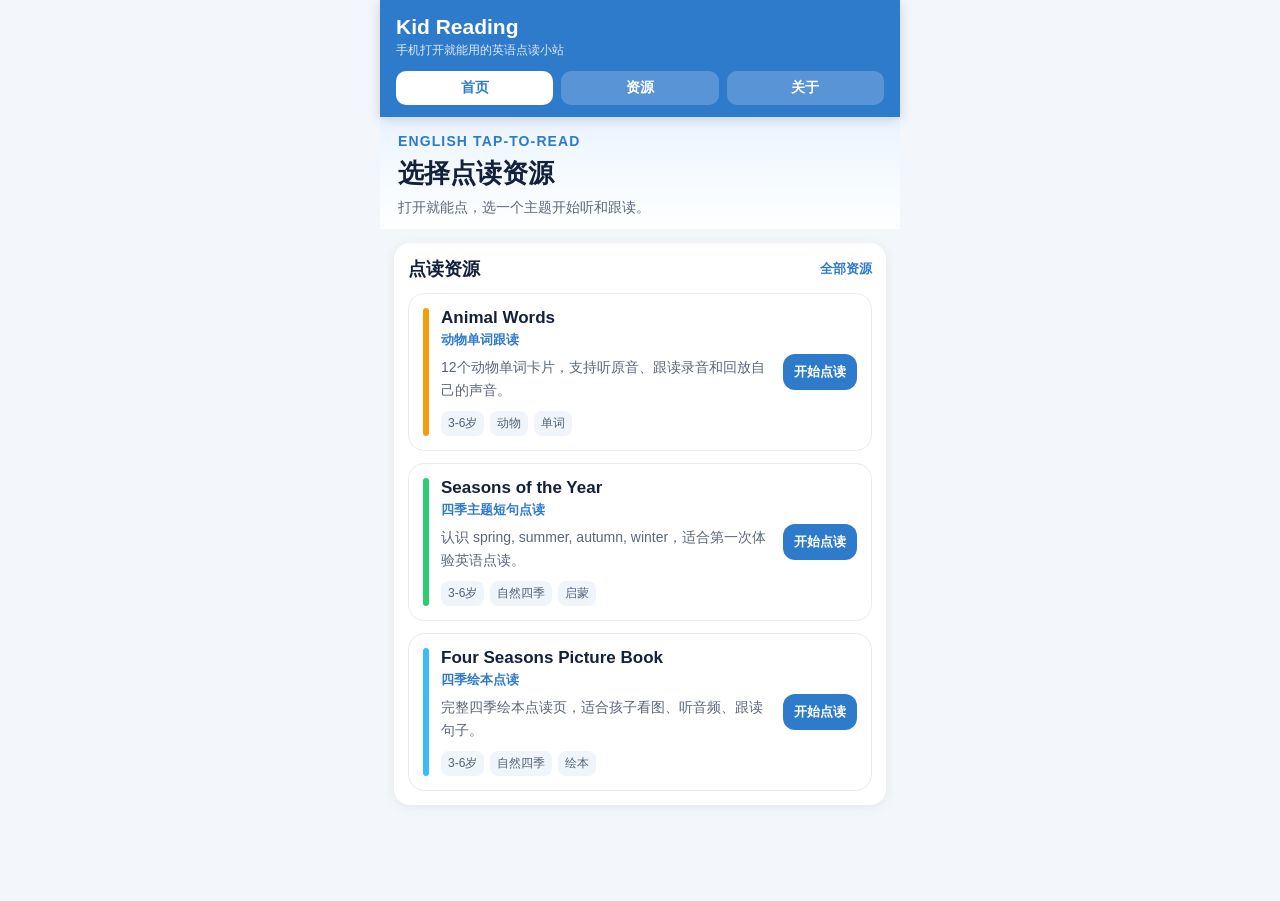
<file: index.html>
<!DOCTYPE html>
<html lang="en">
<head>
  <meta charset="UTF-8">
  <meta name="viewport" content="width=device-width, initial-scale=1.0, maximum-scale=1.0">
  <title>Kid Reading · English Reader</title>
  <link rel="preload" href="data.js?v=202605191432" as="script">
  <link rel="preload" href="app.js?v=202605191432" as="script">
  <link rel="stylesheet" href="style.css?v=202605191432">
  <script>
    (() => {
      const reader = new URLSearchParams(window.location.search).get('reader');
      const firstImages = {
        'class-1-4-l22-my-sand-pie': 'assets/class/grade1-4/l22-my-sand-pie/reader/p01.webp',
        'class-1-4-l21-my-lunch': 'assets/class/grade1-4/l21-my-lunch/reader/p01.webp',
        'class-1-4-l20-party-food': 'assets/class/grade1-4/l20-party-food/reader/p01.webp',
        'fruit-words': 'assets/img/books/fruits/apple.webp',
        'i-see-fruit': 'assets/img/books/fruits/apple.webp',
        'fruit-in-my-bag': 'assets/img/books/fruits/fruit-bag.webp',
        'animal-words': 'assets/img/books/animals/cat.webp',
        'lets-move': 'assets/img/books/lets-move/cover.webp'
      };
      if (firstImages[reader]) {
        const link = document.createElement('link');
        link.rel = 'preload';
        link.as = 'image';
        link.href = firstImages[reader];
        document.head.appendChild(link);
      }
    })();
  </script>
</head>
<body>
  <header class="site-header">
    <div>
      <div class="brand">Kid Reading</div>
      <div class="tagline">手机打开就能用的英语点读小站</div>
    </div>
    <nav class="nav-tabs">
      <button class="nav-btn active" id="nav-home" data-view="home">首页</button>
      <button class="nav-btn" id="nav-library" data-view="library">资源</button>
      <button class="nav-btn" id="nav-about" data-view="about">关于</button>
    </nav>
  </header>

  <main>
    <section class="view active" id="home-view">
      <div class="home-intro">
        <p class="eyebrow">English tap-to-read</p>
        <h1>选择点读资源</h1>
        <p>打开就能点，选一个主题开始听和跟读。</p>
      </div>

      <section class="section-block">
        <div class="section-title">
          <h2>点读资源</h2>
          <button class="text-btn" data-view="library">全部资源</button>
        </div>
        <div class="resource-list" id="home-resource-list"></div>
      </section>

      <section class="section-block">
        <div class="section-title">
          <h2>一（4）班</h2>
        </div>
        <div class="resource-list" id="class-resource-list"></div>
      </section>
    </section>

    <section class="view" id="library-view">
      <div class="page-heading">
        <h1>点读资源列表</h1>
        <p>按年龄和主题选择适合孩子的点读内容。</p>
      </div>

      <div class="filter-panel">
        <div>
          <div class="filter-label">按年龄分类</div>
          <div class="chip-row" id="age-filters"></div>
        </div>
        <div>
          <div class="filter-label">按主题分类</div>
          <div class="chip-row" id="topic-filters"></div>
        </div>
      </div>

      <div class="resource-list" id="library-resource-list"></div>
    </section>

    <section class="view" id="reader-view">
      <div class="reader-header">
        <button class="back-btn" data-view="library">← 资源列表</button>
        <div>
          <div class="book-title" id="book-title"></div>
          <div class="book-meta" id="book-meta"></div>
        </div>
      </div>

      <div class="mode-bar">
        <button class="mode-btn active" id="btn-tap" data-mode="tap">Tap to Read</button>
        <button class="mode-btn" id="btn-auto" data-mode="auto">Auto Play</button>
        <button class="mode-btn" id="btn-video" data-mode="video">Video</button>
      </div>

      <div id="video-area" style="display:none">
        <video id="story-video" controls playsinline></video>
      </div>

      <div id="read-area">
        <div id="sentences-container"></div>
        <div id="auto-bar" style="display:none">
          <button class="play-all-btn" data-auto-play="true">Play All</button>
        </div>
      </div>
    </section>

    <section class="view" id="about-view">
      <div class="page-heading">
        <h1>关于我们 / 联系方式</h1>
        <p>这里会持续整理适合家庭使用的英语点读资源。</p>
      </div>

      <div class="about-card">
        <h2>Kid Reading 在做什么</h2>
        <p>我们希望把英文绘本、课文和生活场景做成手机可点读的页面，让孩子能自己点、自己听，父母陪伴起来更轻松。</p>
      </div>

      <div class="about-card">
        <h2>资源更新方向</h2>
        <p>3-6岁启蒙绘本、小学课文跟读、动物/颜色/四季/日常表达等主题会陆续更新。</p>
      </div>

      <div class="about-card contact-card">
        <h2>联系与反馈</h2>
        <p>如果你想要某个主题或某本绘本的点读页，可以通过邮箱或微信联系我。</p>
        <div class="contact-grid">
          <div class="contact-item">
            <div class="contact-label">QQ 邮箱</div>
            <a href="mailto:1065163553@qq.com">1065163553@qq.com</a>
          </div>
          <div class="contact-item qr-item">
            <div class="contact-label">微信</div>
            <img data-src="assets/img/contact/wechat-qr.jpg" alt="微信二维码" loading="lazy">
            <span>扫码添加微信</span>
          </div>
        </div>
      </div>
    </section>
  </main>

  <script src="data.js?v=202605191432"></script>
  <script src="app.js?v=202605191432"></script>
</body>
</html>
</file>
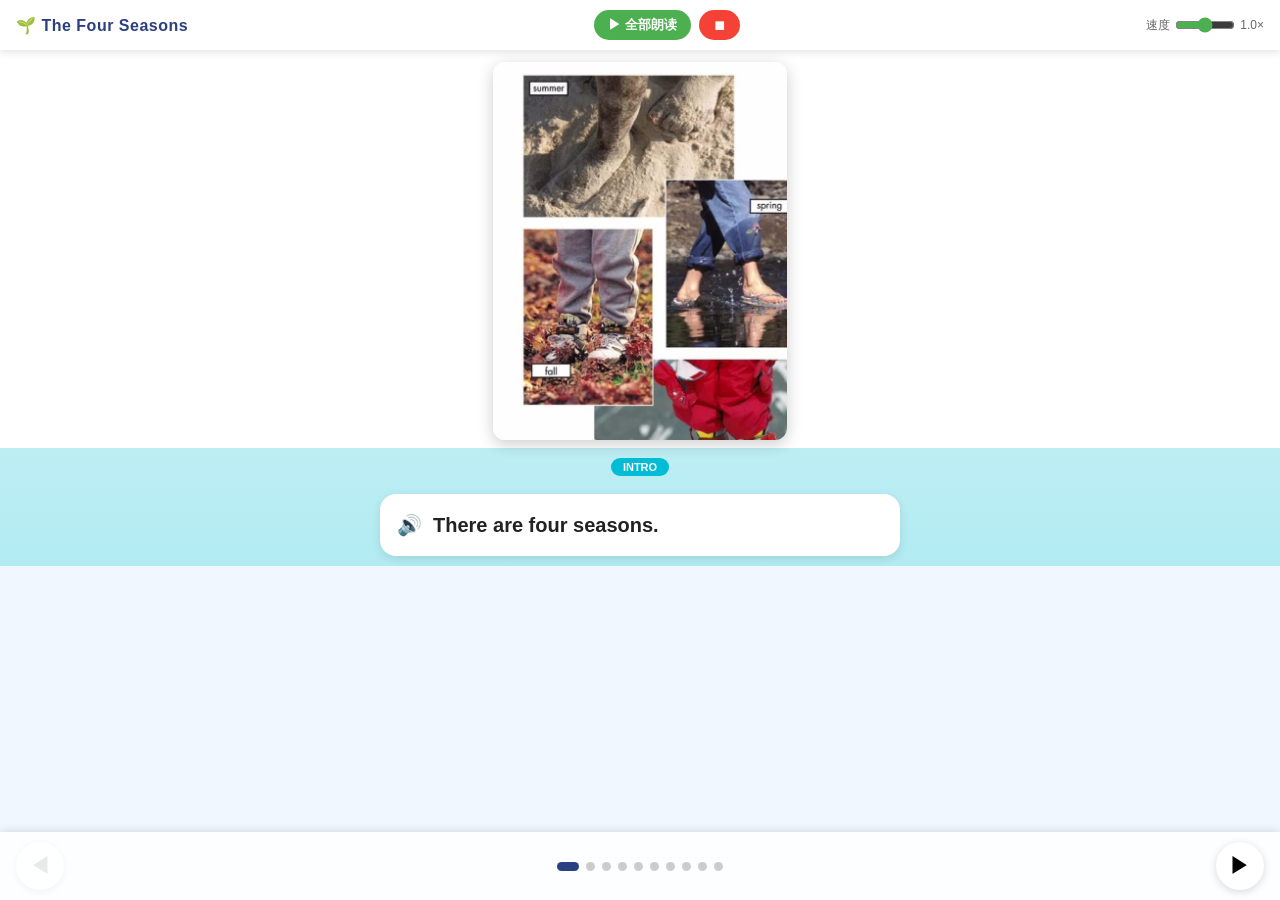
<file: four-seasons-picture-book/index.html>
<!DOCTYPE html>
<html lang="zh-CN">
<head>
<meta charset="UTF-8">
<meta name="viewport" content="width=device-width, initial-scale=1.0, maximum-scale=1.0">
<title>The Four Seasons · 四季绘本点读</title>
<style>
* { box-sizing: border-box; margin: 0; padding: 0; -webkit-tap-highlight-color: transparent; }
body { font-family: 'Arial Rounded MT Bold', Arial, sans-serif; background: #f0f7ff;
  min-height: 100vh; display: flex; flex-direction: column; overflow: hidden; }

/* ── Top bar ── */
.topbar { display: flex; align-items: center; justify-content: space-between;
  padding: 10px 16px; background: white; box-shadow: 0 2px 8px rgba(0,0,0,.12);
  z-index: 20; flex-shrink: 0; }
.topbar h1 { font-size: 16px; color: #2a4080; font-weight: 800; letter-spacing: .5px; }
.top-btns { display: flex; gap: 8px; }
.tbtn { padding: 6px 14px; border: none; border-radius: 20px; font-size: 13px;
  font-weight: bold; cursor: pointer; transition: all .15s; }
.tbtn:active { transform: scale(.93); }
.tbtn-play { background: #4caf50; color: white; }
.tbtn-stop { background: #f44336; color: white; }
.speed-wrap { display: flex; align-items: center; gap: 5px; font-size: 12px; color: #666; }
input[type=range] { width: 60px; accent-color: #4caf50; }

/* ── Main layout ── */
.main { flex: 1; display: flex; flex-direction: column; overflow: hidden; position: relative; }

/* ── Page container ── */
.page { display: none; flex-direction: column; height: 100%; }
.page.active { display: flex; }

/* ── Book image ── */
.book-img-wrap { flex: 0 0 auto; display: flex; justify-content: center; align-items: flex-end;
  padding: 12px 16px 8px; background: white; }
.book-img-wrap img { max-height: 42vh; max-width: 100%; object-fit: contain;
  border-radius: 12px; box-shadow: 0 4px 16px rgba(0,0,0,.2); }

/* ── Sentence area ── */
.sent-area { flex: 1; display: flex; flex-direction: column; justify-content: center;
  align-items: center; padding: 10px 20px 10px; gap: 10px; overflow-y: auto; }

.sent-btn {
  width: 100%; max-width: 520px;
  background: white; border: 3px solid transparent;
  border-radius: 16px; padding: 14px 20px 14px 50px;
  font-size: 20px; font-weight: 700; color: #222; cursor: pointer;
  text-align: left; line-height: 1.4; position: relative;
  box-shadow: 0 3px 10px rgba(0,0,0,.1); transition: all .18s;
  -webkit-user-select: none; user-select: none;
}
.sent-btn::before { content: "🔊"; position: absolute; left: 14px; top: 50%;
  transform: translateY(-50%); font-size: 20px; transition: all .2s; }
.sent-btn:hover  { transform: scale(1.02); box-shadow: 0 6px 18px rgba(0,0,0,.18); }
.sent-btn:active { transform: scale(.97); }
.sent-btn.playing { color: white; border-color: transparent !important;
  box-shadow: 0 6px 20px rgba(0,0,0,.25); }
.sent-btn.playing::before { content: "▶"; animation: spin 1s linear infinite; }
@keyframes spin { 0%,100%{transform:translateY(-50%) scale(1)} 50%{transform:translateY(-50%) scale(1.3)} }

/* Season colours */
.spring .sent-btn        { border-color: #81c784; }
.spring .sent-btn.playing{ background: #4caf50; }
.summer .sent-btn        { border-color: #ffb74d; }
.summer .sent-btn.playing{ background: #ff9800; }
.fall   .sent-btn        { border-color: #ff8a65; }
.fall   .sent-btn.playing{ background: #ff5722; }
.winter .sent-btn        { border-color: #64b5f6; }
.winter .sent-btn.playing{ background: #2196f3; }
.all    .sent-btn        { border-color: #ab47bc; }
.all    .sent-btn.playing{ background: #9c27b0; }

/* Page theme backgrounds */
.page.spring { background: linear-gradient(180deg, #e8f5e9 0%, #c8e6c9 100%); }
.page.summer { background: linear-gradient(180deg, #fff8e1 0%, #ffe082 100%); }
.page.fall   { background: linear-gradient(180deg, #fbe9e7 0%, #ffccbc 100%); }
.page.winter { background: linear-gradient(180deg, #e3f2fd 0%, #bbdefb 100%); }
.page.all    { background: linear-gradient(180deg, #f3e5f5 0%, #e1bee7 100%); }
.page.intro  { background: linear-gradient(180deg, #e0f7fa 0%, #b2ebf2 100%); }

/* ── Nav bar ── */
.navbar { flex-shrink: 0; display: flex; align-items: center; justify-content: space-between;
  padding: 10px 16px; background: rgba(255,255,255,.85); backdrop-filter: blur(8px);
  box-shadow: 0 -2px 8px rgba(0,0,0,.1); }
.nav-btn { width: 48px; height: 48px; border: none; border-radius: 50%;
  font-size: 22px; cursor: pointer; background: white; box-shadow: 0 2px 8px rgba(0,0,0,.15);
  display: flex; align-items: center; justify-content: center; transition: all .15s; }
.nav-btn:hover  { transform: scale(1.1); box-shadow: 0 4px 14px rgba(0,0,0,.2); }
.nav-btn:active { transform: scale(.9); }
.nav-btn:disabled { opacity: .3; cursor: default; transform: none; }

.page-indicator { display: flex; gap: 7px; align-items: center; }
.dot { width: 9px; height: 9px; border-radius: 50%; background: #ccc; transition: all .2s; cursor: pointer; }
.dot.active { width: 22px; border-radius: 5px; background: #2a4080; }

/* ── Season label ── */
.season-tag { display: inline-block; padding: 3px 12px; border-radius: 20px;
  font-size: 11px; font-weight: bold; color: white; margin-bottom: 8px; text-transform: uppercase; }
.spring .season-tag { background: #4caf50; }
.summer .season-tag { background: #ff9800; }
.fall   .season-tag { background: #ff5722; }
.winter .season-tag { background: #2196f3; }
.all    .season-tag { background: #9c27b0; }
.intro  .season-tag { background: #00bcd4; }

/* ── Confetti finish ── */
.finish-overlay { display: none; position: fixed; inset: 0; background: rgba(0,0,0,.6);
  z-index: 100; align-items: center; justify-content: center; flex-direction: column; gap: 20px; }
.finish-overlay.show { display: flex; }
.finish-box { background: white; border-radius: 24px; padding: 36px 44px; text-align: center;
  box-shadow: 0 20px 60px rgba(0,0,0,.3); }
.finish-emoji { font-size: 60px; }
.finish-box h2 { font-size: 24px; color: #2a4080; margin: 12px 0 6px; }
.finish-box p  { color: #666; font-size: 15px; }
.finish-btn { margin-top: 18px; padding: 12px 32px; background: #4caf50; color: white;
  border: none; border-radius: 24px; font-size: 16px; font-weight: bold; cursor: pointer; }
</style>
</head>
<body>

<!-- Top bar -->
<div class="topbar">
  <h1>🌱 The Four Seasons</h1>
  <div class="top-btns">
    <button class="tbtn tbtn-play" id="btnAutoPlay" onclick="toggleAutoPlay()">▶ 全部朗读</button>
    <button class="tbtn tbtn-stop" onclick="stopAll()">⏹</button>
  </div>
  <div class="speed-wrap">
    速度 <input type="range" id="speedRange" min="0.5" max="1.5" step="0.25" value="1.0"
      oninput="document.getElementById('speedLbl').textContent=this.value+'×'">
    <span id="speedLbl">1.0×</span>
  </div>
</div>

<!-- Pages -->
<div class="main" id="mainArea">

  <!-- Page 1: Intro -->
  <div class="page intro active" data-page="0" data-theme="intro">
    <div class="book-img-wrap">
      <img src="img/p03.jpg" alt="Four seasons collage">
    </div>
    <div class="sent-area">
      <span class="season-tag">Intro</span>
      <button class="sent-btn" data-audio="audio/s02.mp3" onclick="playSent(this)">
        There are four seasons.
      </button>
    </div>
  </div>

  <!-- Page 2: Spring -->
  <div class="page spring" data-page="1" data-theme="spring">
    <div class="book-img-wrap">
      <img src="img/p04.jpg" alt="Spring rain">
    </div>
    <div class="sent-area">
      <span class="season-tag">🌸 Spring</span>
      <button class="sent-btn" data-audio="audio/s03.mp3" onclick="playSent(this)">
        In spring, the rain falls.
      </button>
      <button class="sent-btn" data-audio="audio/s04.mp3" onclick="playSent(this)">
        Children play in the puddles.
      </button>
    </div>
  </div>

  <!-- Page 3: Spring → Summer -->
  <div class="page summer" data-page="2" data-theme="summer">
    <div class="book-img-wrap">
      <img src="img/p05.jpg" alt="Summer coming">
    </div>
    <div class="sent-area">
      <span class="season-tag">☀️ Summer coming</span>
      <button class="sent-btn" data-audio="audio/s05.mp3" onclick="playSent(this)">
        The days get longer.
      </button>
      <button class="sent-btn" data-audio="audio/s06.mp3" onclick="playSent(this)">
        Summer comes.
      </button>
    </div>
  </div>

  <!-- Page 4: Summer -->
  <div class="page summer" data-page="3" data-theme="summer">
    <div class="book-img-wrap">
      <img src="img/p06.jpg" alt="Summer beach">
    </div>
    <div class="sent-area">
      <span class="season-tag">☀️ Summer</span>
      <button class="sent-btn" data-audio="audio/s07.mp3" onclick="playSent(this)">
        In summer, the days are hot.
      </button>
      <button class="sent-btn" data-audio="audio/s08.mp3" onclick="playSent(this)">
        Children play at the beach.
      </button>
    </div>
  </div>

  <!-- Page 5: Summer → Fall -->
  <div class="page fall" data-page="4" data-theme="fall">
    <div class="book-img-wrap">
      <img src="img/p07.jpg" alt="Fall coming">
    </div>
    <div class="sent-area">
      <span class="season-tag">🍂 Fall coming</span>
      <button class="sent-btn" data-audio="audio/s09.mp3" onclick="playSent(this)">
        It starts to cool off.
      </button>
      <button class="sent-btn" data-audio="audio/s10.mp3" onclick="playSent(this)">
        Fall comes.
      </button>
    </div>
  </div>

  <!-- Page 6: Fall -->
  <div class="page fall" data-page="5" data-theme="fall">
    <div class="book-img-wrap">
      <img src="img/p08.jpg" alt="Fall pumpkins">
    </div>
    <div class="sent-area">
      <span class="season-tag">🍂 Fall</span>
      <button class="sent-btn" data-audio="audio/s11.mp3" onclick="playSent(this)">
        In fall, trees lose their leaves.
      </button>
      <button class="sent-btn" data-audio="audio/s12.mp3" onclick="playSent(this)">
        Children make faces on pumpkins.
      </button>
    </div>
  </div>

  <!-- Page 7: Fall → Winter -->
  <div class="page winter" data-page="6" data-theme="winter">
    <div class="book-img-wrap">
      <img src="img/p09.jpg" alt="Winter coming">
    </div>
    <div class="sent-area">
      <span class="season-tag">❄️ Winter coming</span>
      <button class="sent-btn" data-audio="audio/s13.mp3" onclick="playSent(this)">
        The winds get colder.
      </button>
      <button class="sent-btn" data-audio="audio/s14.mp3" onclick="playSent(this)">
        Winter comes.
      </button>
    </div>
  </div>

  <!-- Page 8: Winter -->
  <div class="page winter" data-page="7" data-theme="winter">
    <div class="book-img-wrap">
      <img src="img/p10.jpg" alt="Winter snow">
    </div>
    <div class="sent-area">
      <span class="season-tag">❄️ Winter</span>
      <button class="sent-btn" data-audio="audio/s15.mp3" onclick="playSent(this)">
        In winter, the days are shorter.
      </button>
      <button class="sent-btn" data-audio="audio/s16.mp3" onclick="playSent(this)">
        Children play in the snow.
      </button>
    </div>
  </div>

  <!-- Page 9: Spring again -->
  <div class="page spring" data-page="8" data-theme="spring">
    <div class="book-img-wrap">
      <img src="img/p11.jpg" alt="Spring again">
    </div>
    <div class="sent-area">
      <span class="season-tag">🌱 Spring again</span>
      <button class="sent-btn" data-audio="audio/s17.mp3" onclick="playSent(this)">
        The snow melts.
      </button>
      <button class="sent-btn" data-audio="audio/s18.mp3" onclick="playSent(this)">
        It gets warmer.
      </button>
      <button class="sent-btn" data-audio="audio/s19.mp3" onclick="playSent(this)">
        Spring comes again.
      </button>
    </div>
  </div>

  <!-- Page 10: All seasons -->
  <div class="page all" data-page="9" data-theme="all">
    <div class="book-img-wrap">
      <img src="img/p12.jpg" alt="All seasons fun">
    </div>
    <div class="sent-area">
      <span class="season-tag">🌈 All Seasons</span>
      <button class="sent-btn" data-audio="audio/s20.mp3" onclick="playSent(this)">
        Children have fun in all seasons!
      </button>
    </div>
  </div>

</div><!-- .main -->

<!-- Nav bar -->
<div class="navbar">
  <button class="nav-btn" id="btnPrev" onclick="goPage(-1)" disabled>◀</button>
  <div class="page-indicator" id="dots"></div>
  <button class="nav-btn" id="btnNext" onclick="goPage(1)">▶</button>
</div>

<!-- Finish overlay -->
<div class="finish-overlay" id="finishOverlay">
  <div class="finish-box">
    <div class="finish-emoji">⭐🌈⭐</div>
    <h2>阅读完成！</h2>
    <p>Great job reading The Four Seasons! 🎉</p>
    <button class="finish-btn" onclick="restartBook()">↺ 再读一遍</button>
  </div>
</div>

<script>
// ── State ──────────────────────────────────────────────────────────
const pages    = Array.from(document.querySelectorAll('.page'));
const totalPgs = pages.length;
let curPage    = 0;
let autoPlay   = false;
let curAudio   = null;
let curBtn     = null;

// ── Build dots ─────────────────────────────────────────────────────
const dotsEl = document.getElementById('dots');
pages.forEach((_, i) => {
  const d = document.createElement('div');
  d.className = 'dot' + (i === 0 ? ' active' : '');
  d.onclick = () => { stopAll(); showPage(i); };
  dotsEl.appendChild(d);
});

// ── Page navigation ────────────────────────────────────────────────
function showPage(idx) {
  pages.forEach((p, i) => p.classList.toggle('active', i === idx));
  dotsEl.querySelectorAll('.dot').forEach((d, i) => d.classList.toggle('active', i === idx));
  document.getElementById('btnPrev').disabled = idx === 0;
  document.getElementById('btnNext').disabled = idx === totalPgs - 1;
  curPage = idx;
}

function goPage(dir) {
  stopAll();
  const next = curPage + dir;
  if (next >= 0 && next < totalPgs) showPage(next);
}

// ── Audio playback ─────────────────────────────────────────────────
function playSent(btn, onEnded) {
  stopAudio();
  const src = btn.dataset.audio;
  curAudio = new Audio(src);
  curAudio.playbackRate = parseFloat(document.getElementById('speedRange').value);
  curBtn = btn;
  btn.classList.add('playing');
  btn.scrollIntoView({ behavior: 'smooth', block: 'nearest' });

  curAudio.onended = () => {
    btn.classList.remove('playing');
    curAudio = null; curBtn = null;
    if (onEnded) onEnded();
  };
  curAudio.onerror = () => {
    btn.classList.remove('playing');
    if (onEnded) onEnded();
  };
  curAudio.play().catch(() => { if (onEnded) onEnded(); });
}

function stopAudio() {
  if (curAudio) { curAudio.pause(); curAudio.currentTime = 0; curAudio = null; }
  if (curBtn)   { curBtn.classList.remove('playing'); curBtn = null; }
}

function stopAll() {
  autoPlay = false;
  stopAudio();
  document.getElementById('btnAutoPlay').textContent = '▶ 全部朗读';
}

// ── Auto-play all sentences in order ──────────────────────────────
function toggleAutoPlay() {
  if (autoPlay) { stopAll(); return; }
  autoPlay = true;
  document.getElementById('btnAutoPlay').textContent = '⏸ 暂停';
  // Collect all sentence buttons in order across all pages
  runAutoPlay(0, getAllBtns());
}

function getAllBtns() {
  const all = [];
  pages.forEach((pg, pi) => {
    pg.querySelectorAll('.sent-btn').forEach(btn => all.push({ btn, pi }));
  });
  return all;
}

function runAutoPlay(idx, allBtns) {
  if (!autoPlay || idx >= allBtns.length) {
    if (autoPlay) {
      autoPlay = false;
      document.getElementById('btnAutoPlay').textContent = '▶ 全部朗读';
      document.getElementById('finishOverlay').classList.add('show');
    }
    return;
  }
  const { btn, pi } = allBtns[idx];
  if (pi !== curPage) showPage(pi);
  setTimeout(() => {
    if (!autoPlay) return;
    playSent(btn, () => {
      setTimeout(() => runAutoPlay(idx + 1, allBtns), 400);
    });
  }, pi !== curPage ? 300 : 0);
}

// ── Finish / restart ───────────────────────────────────────────────
function restartBook() {
  document.getElementById('finishOverlay').classList.remove('show');
  stopAll();
  showPage(0);
}

// ── Keyboard shortcuts ─────────────────────────────────────────────
document.addEventListener('keydown', e => {
  if (e.code === 'ArrowRight') goPage(1);
  else if (e.code === 'ArrowLeft') goPage(-1);
  else if (e.code === 'Space') { e.preventDefault(); toggleAutoPlay(); }
});

// ── Touch swipe ────────────────────────────────────────────────────
let touchX = 0;
document.getElementById('mainArea').addEventListener('touchstart', e => {
  touchX = e.touches[0].clientX;
}, { passive: true });
document.getElementById('mainArea').addEventListener('touchend', e => {
  const dx = e.changedTouches[0].clientX - touchX;
  if (Math.abs(dx) > 60) goPage(dx < 0 ? 1 : -1);
}, { passive: true });
</script>
</body>
</html>
</file>
<file: style.css>
* { box-sizing: border-box; margin: 0; padding: 0; }

body {
  font-family: -apple-system, BlinkMacSystemFont, 'PingFang SC', 'Segoe UI', sans-serif;
  background: #F3F6FA;
  color: #172033;
  max-width: 520px;
  margin: 0 auto;
  min-height: 100vh;
}

button {
  font-family: inherit;
}

.site-header {
  position: sticky;
  top: 0;
  z-index: 20;
  background: #2F7BCB;
  padding: 14px 16px 12px;
  box-shadow: 0 2px 12px rgba(0,0,0,0.16);
}

.reader-open .site-header {
  padding: 8px 14px;
}

.reader-open .tagline,
.reader-open .nav-tabs {
  display: none;
}

.reader-open .brand {
  font-size: 18px;
}

.brand {
  color: #fff;
  font-size: 21px;
  font-weight: 800;
  line-height: 1.2;
}

.tagline {
  color: rgba(255,255,255,0.84);
  font-size: 12px;
  margin-top: 3px;
}

.nav-tabs {
  display: grid;
  grid-template-columns: repeat(3, 1fr);
  gap: 8px;
  margin-top: 12px;
}

.nav-btn,
.mode-btn {
  border: none;
  border-radius: 10px;
  background: rgba(255,255,255,0.2);
  color: #fff;
  cursor: pointer;
}

.nav-btn {
  padding: 8px 0;
  font-size: 14px;
  font-weight: 700;
}

.nav-btn.active,
.mode-btn.active {
  background: #fff;
  color: #2F7BCB;
}

main {
  min-height: calc(100vh - 116px);
}

.view {
  display: none;
}

.view.active {
  display: block;
}

.hero {
  background: linear-gradient(180deg, #EAF4FF 0%, #FFFFFF 100%);
  padding: 24px 18px 18px;
}

.home-intro {
  background: linear-gradient(180deg, #EAF4FF 0%, #FFFFFF 100%);
  padding: 16px 18px 10px;
}

.eyebrow {
  color: #2F7BCB;
  font-size: 12px;
  font-weight: 800;
  text-transform: uppercase;
  letter-spacing: 0.08em;
}

.hero h1,
.home-intro h1,
.page-heading h1 {
  font-size: 26px;
  line-height: 1.22;
  margin-top: 8px;
  color: #14213D;
}

.hero-copy,
.home-intro p,
.page-heading p,
.resource-card p,
.about-card p {
  color: #5A667A;
  font-size: 14px;
  line-height: 1.65;
}

.home-intro .eyebrow {
  color: #2F7BCB;
  line-height: 1.2;
}

.home-intro p:not(.eyebrow) {
  margin-top: 6px;
}

.hero-copy {
  margin-top: 10px;
}

.hero-actions {
  display: flex;
  gap: 10px;
  margin-top: 18px;
}

.primary-btn,
.secondary-btn,
.resource-action,
.play-all-btn,
.back-btn,
.text-btn,
.chip {
  border: none;
  cursor: pointer;
}

.primary-btn,
.secondary-btn {
  flex: 1;
  padding: 12px 0;
  border-radius: 14px;
  font-size: 15px;
  font-weight: 800;
}

.primary-btn {
  background: #2F7BCB;
  color: #fff;
}

.secondary-btn {
  background: #E8EEF6;
  color: #25415F;
}

.notice-card,
.section-block,
.filter-panel,
.about-card {
  margin: 14px 14px 0;
  background: #fff;
  border-radius: 16px;
  box-shadow: 0 2px 12px rgba(31,48,80,0.07);
}

.notice-card {
  padding: 14px;
  display: flex;
  flex-direction: column;
  gap: 5px;
  border-left: 5px solid #2F7BCB;
}

.notice-card strong {
  font-size: 15px;
}

.notice-card span {
  color: #68758A;
  font-size: 13px;
  line-height: 1.5;
}

.section-block {
  padding: 14px;
}

.section-title {
  display: flex;
  align-items: center;
  justify-content: space-between;
  margin-bottom: 12px;
}

.section-title h2,
.about-card h2 {
  font-size: 18px;
  color: #14213D;
}

.text-btn {
  background: transparent;
  color: #2F7BCB;
  font-size: 13px;
  font-weight: 700;
}

.page-heading {
  padding: 22px 18px 10px;
}

.filter-panel {
  padding: 14px;
  display: flex;
  flex-direction: column;
  gap: 14px;
}

.filter-label {
  font-size: 13px;
  font-weight: 800;
  color: #34445C;
  margin-bottom: 8px;
}

.chip-row {
  display: flex;
  flex-wrap: wrap;
  gap: 8px;
}

.chip {
  padding: 8px 12px;
  border-radius: 99px;
  background: #EEF3FA;
  color: #41516A;
  font-size: 13px;
  font-weight: 700;
}

.chip.active {
  background: #2F7BCB;
  color: #fff;
}

.resource-list {
  display: flex;
  flex-direction: column;
  gap: 12px;
}

#library-resource-list {
  margin: 14px;
}

.resource-card {
  background: #fff;
  border-radius: 16px;
  padding: 14px;
  box-shadow: 0 2px 12px rgba(31,48,80,0.07);
  display: grid;
  grid-template-columns: 6px 1fr auto;
  gap: 12px;
  align-items: center;
  cursor: pointer;
}

.section-block .resource-card {
  box-shadow: none;
  border: 1px solid #E7ECF3;
}

.resource-mark {
  width: 6px;
  height: 100%;
  min-height: 82px;
  border-radius: 8px;
}

.resource-title {
  font-size: 17px;
  font-weight: 800;
  color: #14213D;
}

.resource-main {
  min-width: 0;
}

.resource-subtitle {
  color: #2F7BCB;
  font-size: 13px;
  font-weight: 700;
  margin-top: 3px;
}

.resource-card p {
  margin-top: 7px;
}

.meta-row {
  display: flex;
  flex-wrap: wrap;
  gap: 6px;
  margin-top: 9px;
}

.meta-row span {
  background: #F0F5FB;
  color: #526276;
  font-size: 12px;
  border-radius: 8px;
  padding: 4px 7px;
}

.resource-action {
  width: 74px;
  padding: 9px 0;
  border-radius: 12px;
  background: #2F7BCB;
  color: #fff;
  font-size: 13px;
  font-weight: 800;
}

.resource-card.coming-soon .resource-action,
.resource-action:disabled {
  background: #E1E7F0;
  color: #7A8798;
}

.empty-state {
  background: #fff;
  border-radius: 14px;
  padding: 20px;
  color: #6B778A;
  text-align: center;
}

.coming-detail {
  background: #fff;
  border-radius: 18px;
  padding: 20px;
  box-shadow: 0 2px 12px rgba(31,48,80,0.07);
}

.coming-label {
  display: inline-block;
  background: #EEF3FA;
  color: #2F7BCB;
  font-size: 12px;
  font-weight: 900;
  border-radius: 999px;
  padding: 6px 10px;
}

.coming-detail h2 {
  color: #14213D;
  font-size: 22px;
  margin-top: 12px;
}

.coming-detail p {
  color: #5A667A;
  font-size: 14px;
  line-height: 1.65;
  margin-top: 8px;
}

.coming-grid {
  display: grid;
  gap: 8px;
  margin: 16px 0;
}

.coming-grid span {
  background: #F3F6FA;
  color: #41516A;
  border-radius: 10px;
  padding: 10px 12px;
  font-size: 13px;
  font-weight: 700;
}

.reader-header {
  background: #fff;
  padding: 10px 12px;
  display: flex;
  gap: 12px;
  align-items: center;
  border-bottom: 1px solid #E7ECF3;
}

.back-btn {
  background: #EEF3FA;
  color: #2F4A6A;
  border-radius: 12px;
  padding: 9px 10px;
  font-size: 13px;
  font-weight: 800;
  flex-shrink: 0;
}

.book-title {
  font-size: 19px;
  color: #14213D;
  font-weight: 800;
}

.book-meta {
  color: #68758A;
  font-size: 12px;
  margin-top: 3px;
}

.mode-bar {
  display: flex;
  gap: 8px;
  background: #2F7BCB;
  padding: 10px 14px 12px;
}

.mode-btn {
  flex: 1;
  padding: 9px 0;
  font-size: 13px;
  font-weight: 700;
}

#video-area {
  background: #000;
}

#video-area video {
  width: 100%;
  display: block;
}

#sentences-container {
  padding: 12px;
  display: flex;
  flex-direction: column;
  gap: 10px;
}

.reader-pager {
  display: grid;
  grid-template-columns: 46px 1fr 46px;
  gap: 10px;
  align-items: center;
  background: transparent;
  padding: 0 2px;
}

.reader-pager button {
  border: none;
  border-radius: 50%;
  width: 46px;
  height: 46px;
  background: #2F7BCB;
  color: #fff;
  font-size: 28px;
  font-weight: 800;
  cursor: pointer;
  line-height: 1;
}

.reader-pager button:disabled {
  background: #E1E7F0;
  color: #8A96A8;
  cursor: default;
}

.reader-pager span {
  color: #526276;
  font-size: 13px;
  font-weight: 800;
  text-align: center;
}

.reader-dots {
  display: flex;
  justify-content: center;
  gap: 7px;
}

.reader-dots span {
  width: 8px;
  height: 8px;
  border-radius: 999px;
  background: #C9D4E2;
  transition: width 0.18s, background 0.18s;
}

.reader-dots span.active {
  width: 22px;
  background: #2F7BCB;
}

.reader-swipe-hint {
  color: #718096;
  font-size: 12px;
  font-weight: 700;
  text-align: center;
  margin-top: -4px;
}

.reader-links {
  display: grid;
  grid-template-columns: repeat(2, minmax(0, 1fr));
  gap: 10px;
}

.reader-links a {
  display: block;
  border-radius: 12px;
  padding: 11px 10px;
  background: #EEF3FA;
  color: #2F7BCB;
  font-size: 13px;
  font-weight: 900;
  text-align: center;
}

.reader-page {
  background: #fff;
  border-radius: 18px;
  box-shadow: 0 2px 12px rgba(0,0,0,0.06);
  overflow: hidden;
  border: 1px solid #E7ECF3;
}

.practice-reader-page {
  display: flex;
  flex-direction: column;
}

.reader-image-wrap {
  background: #F8FBFF;
  display: flex;
  justify-content: center;
  padding: 10px;
}

.reader-image-wrap img {
  display: block;
  width: 100%;
  max-height: 300px;
  object-fit: contain;
  border-radius: 12px;
}

.reader-page-label {
  display: inline-flex;
  margin: 12px 14px 0;
  padding: 5px 10px;
  border-radius: 999px;
  background: #EEF3FA;
  color: #2F7BCB;
  font-size: 12px;
  font-weight: 900;
}

.reader-action-prompt {
  margin: 10px 12px 0;
  min-height: 48px;
  border: none;
  border-radius: 16px;
  background: #F97316;
  color: #fff;
  font-size: 17px;
  font-weight: 900;
  box-shadow: 0 8px 20px rgba(249, 115, 22, 0.22);
  cursor: pointer;
}

.reader-page-sentences {
  padding: 10px 12px 8px;
  display: flex;
  flex-direction: column;
  gap: 8px;
}

.practice-notice {
  margin: 0 12px 10px;
  color: #7B8798;
  background: #F8FAFC;
  border-radius: 8px;
  padding: 7px 9px;
  font-size: 11px;
  line-height: 1.35;
  text-align: center;
}

.temporary-notice {
  color: #7B8798;
  font-size: 11px;
  line-height: 1.35;
  text-align: center;
  padding: 0 8px 4px;
}

.reader-page .sentence-card {
  box-shadow: none;
  border-color: #E7ECF3;
}

.reader-page-spring .sentence-card.playing {
  border-color: #2ECC71;
  background: #EAFBF2;
}

.reader-page-summer .sentence-card.playing {
  border-color: #F59E0B;
  background: #FFF7E6;
}

.reader-page-fall .sentence-card.playing {
  border-color: #F97316;
  background: #FFF1E8;
}

.reader-page-winter .sentence-card.playing {
  border-color: #38BDF8;
  background: #EAF8FF;
}

.reader-page-all .sentence-card.playing,
.reader-page-intro .sentence-card.playing {
  border-color: #8B5CF6;
  background: #F4F0FF;
}

.reader-page-class .sentence-card.playing {
  border-color: #EC4899;
  background: #FDF2F8;
}

.sentence-card {
  background: #fff;
  border-radius: 18px;
  padding: 20px 20px 18px;
  border: 3px solid transparent;
  box-shadow: 0 2px 12px rgba(0,0,0,0.06);
  cursor: default;
  transition: border-color 0.15s, background 0.15s;
  user-select: none;
  display: block;
}

.sentence-main {
  display: flex;
  align-items: center;
  gap: 14px;
  min-width: 0;
  cursor: pointer;
}

.sentence-card.practice-card {
  display: block;
  cursor: default;
}

.sentence-card:active {
  opacity: 0.8;
}

.sentence-card.playing {
  border-color: #2F7BCB;
  background: #EBF4FF;
}

.card-icon {
  background: #fff;
  font-size: 14px;
  font-weight: 900;
  flex-shrink: 0;
  min-width: 64px;
  text-align: center;
  color: #2F7BCB;
  border: 2px solid #BFD7F3;
  border-radius: 999px;
  padding: 8px 12px;
  cursor: pointer;
}

.card-en {
  font-size: 22px;
  font-weight: 800;
  color: #1A1A2E;
  line-height: 1.4;
}

.practice-panel {
  margin-top: 9px;
  border-top: 1px dashed #DCE6F2;
  padding-top: 9px;
}

.practice-actions {
  display: grid;
  grid-template-columns: 1fr;
  gap: 10px;
}

.mic-button,
.replay-button {
  border: none;
  border-radius: 14px;
  min-height: 48px;
  padding: 8px 12px;
  background: #EEF3FA;
  color: #2F4A6A;
  font-size: 15px;
  font-weight: 800;
  cursor: pointer;
}

.mic-button {
  display: flex;
  align-items: center;
  justify-content: center;
  gap: 8px;
  background: #16A34A;
  color: #fff;
}

.mic-button.recording {
  background: #DC2626;
}

.mic-button.requesting {
  background: #2563EB;
}

.mic-icon {
  display: inline-flex;
  align-items: center;
  justify-content: center;
  width: 26px;
  height: 26px;
  border-radius: 50%;
  background: rgba(255,255,255,0.18);
  font-size: 17px;
  line-height: 1;
}

.replay-button {
  background: #E8EEF6;
  color: #25415F;
}

.practice-actions button:disabled {
  opacity: 0.45;
  cursor: default;
}

.practice-feedback {
  margin-top: 8px;
  color: #64748B;
  background: #F8FAFC;
  border-radius: 10px;
  padding: 8px 10px;
  font-size: 16px;
  font-weight: 900;
  text-align: center;
  line-height: 1.45;
}

.practice-feedback.perfect {
  color: #14532D;
  background: #BBF7D0;
}

.practice-feedback.well,
.practice-feedback.good {
  color: #166534;
  background: #DCFCE7;
}

.practice-feedback.retry {
  color: #9A3412;
  background: #FFEDD5;
}

.recording-player {
  margin-top: 10px;
  width: 100%;
}

@media (max-width: 560px) {
  #sentences-container {
    padding: 8px 10px 10px;
    gap: 8px;
  }

  .reader-pager {
    grid-template-columns: 42px 1fr 42px;
  }

  .reader-pager button {
    width: 42px;
    height: 42px;
    font-size: 25px;
  }

  .practice-reader-page .reader-image-wrap {
    padding: 6px 8px;
  }

  .practice-reader-page .reader-image-wrap img {
    max-height: clamp(160px, 31vh, 245px);
  }

  .practice-reader-page .reader-page-label {
    margin-top: 8px;
  }

  .practice-reader-page .reader-page-sentences {
    padding: 8px 10px 6px;
    gap: 7px;
  }

  .sentence-card.practice-card {
    padding: 11px;
    border-width: 2px;
    border-radius: 15px;
  }

  .sentence-main {
    align-items: flex-start;
    gap: 10px;
  }

  .card-icon {
    min-width: 56px;
    padding: 7px 9px;
    font-size: 13px;
  }

  .card-en {
    font-size: 19px;
    word-break: normal;
  }

  .practice-actions {
    grid-template-columns: 1fr;
  }

  .practice-actions button {
    width: 100%;
    padding: 8px;
  }

  .mic-button,
  .replay-button {
    min-height: 44px;
  }

  .practice-notice {
    margin: 0 10px 8px;
    padding: 5px 7px;
    font-size: 10px;
  }
}

#auto-bar {
  padding: 8px 16px 28px;
  display: flex;
  justify-content: center;
}

.play-all-btn {
  font-size: 16px;
  font-weight: 800;
  color: #fff;
  background: #2F7BCB;
  padding: 14px 48px;
  border-radius: 50px;
  box-shadow: 0 4px 14px rgba(47,123,203,0.32);
}

.about-card {
  padding: 16px;
}

.about-card p {
  margin-top: 8px;
}

.contact-card {
  margin-bottom: 24px;
}

.contact-grid {
  margin-top: 14px;
  display: grid;
  grid-template-columns: minmax(0, 1fr) 180px;
  gap: 14px;
  align-items: start;
}

.contact-item {
  border: 1px solid #E7ECF3;
  border-radius: 14px;
  padding: 14px;
  background: #F8FAFC;
}

.contact-label {
  color: #64748B;
  font-size: 13px;
  font-weight: 800;
  margin-bottom: 8px;
}

.contact-item a {
  color: #2F7BCB;
  font-size: 16px;
  font-weight: 800;
  word-break: break-all;
}

.qr-item {
  text-align: center;
}

.qr-item img {
  display: block;
  width: 150px;
  height: 150px;
  object-fit: contain;
  margin: 0 auto 8px;
  border-radius: 8px;
  background: #fff;
}

.qr-item span {
  color: #526276;
  font-size: 13px;
  font-weight: 700;
}

@media (max-width: 560px) {
  .contact-grid {
    grid-template-columns: 1fr;
  }

  .qr-item {
    text-align: left;
  }

  .qr-item img {
    width: 170px;
    height: 170px;
    margin-left: 0;
  }
}
</file>
